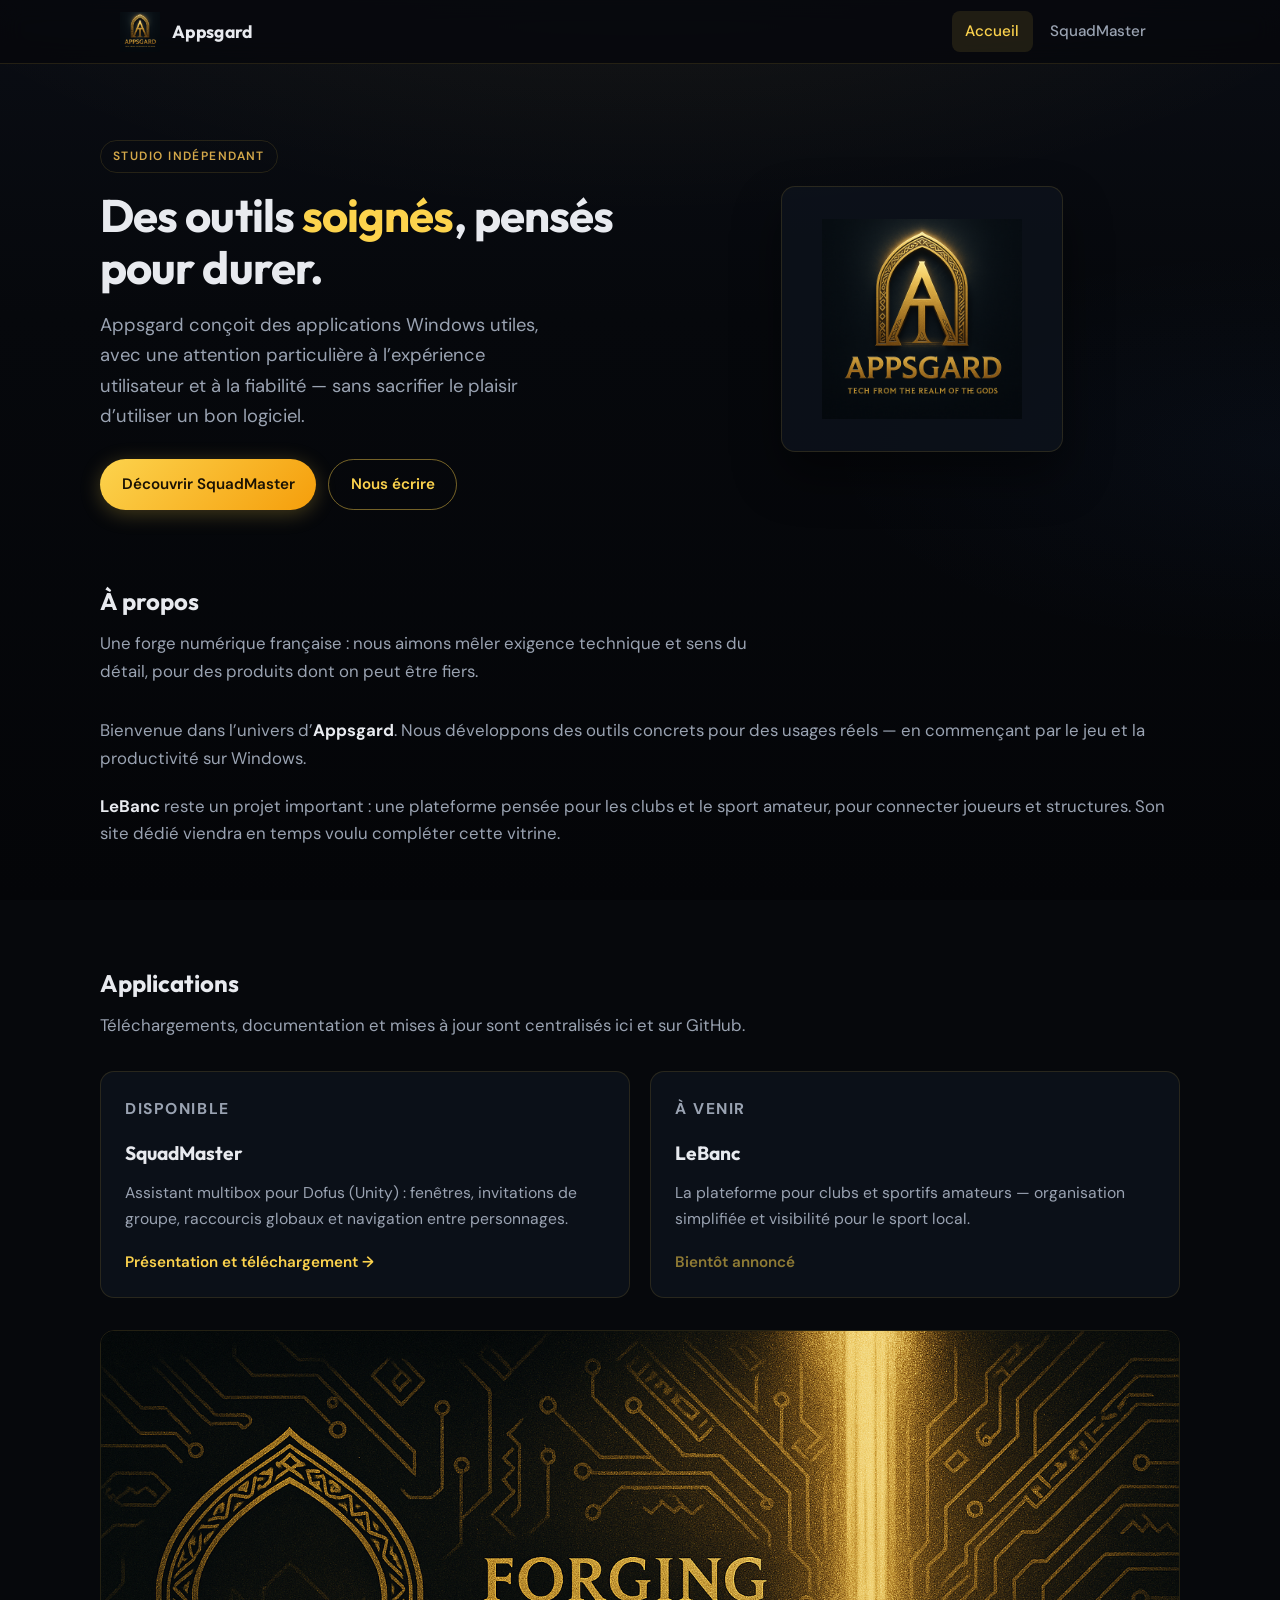
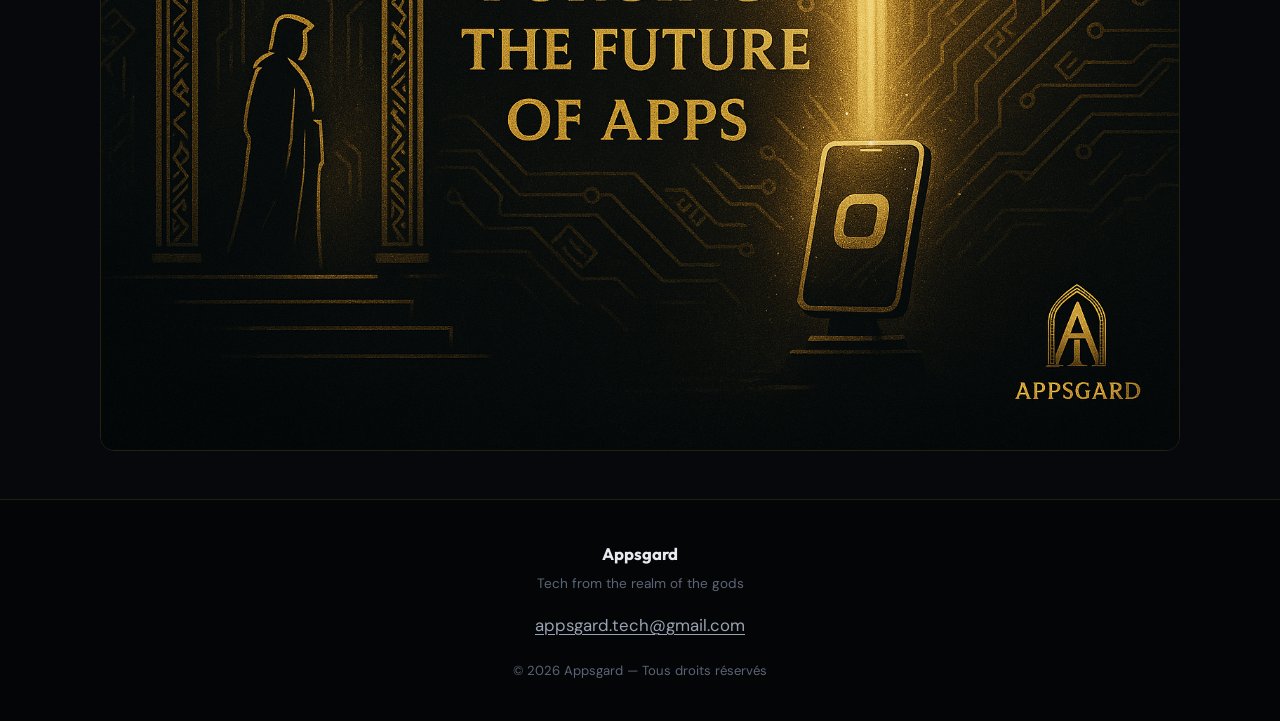
<file: index.html>
<!DOCTYPE html>
<html lang="fr">
  <head>
    <meta charset="UTF-8" />
    <meta name="viewport" content="width=device-width, initial-scale=1.0" />
    <meta
      name="description"
      content="Appsgard — applications utiles et soignées. Découvrez SquadMaster et nos projets à venir."
    />
    <title>Appsgard — Tech from the realm of the gods</title>
    <link rel="icon" type="image/png" href="Logo_v4.png" />
    <link rel="preconnect" href="https://fonts.googleapis.com" />
    <link rel="preconnect" href="https://fonts.gstatic.com" crossorigin />
    <link
      href="https://fonts.googleapis.com/css2?family=DM+Sans:ital,opsz,wght@0,9..40,400;0,9..40,500;0,9..40,600;0,9..40,700;1,9..40,400&family=Outfit:wght@600;700&display=swap"
      rel="stylesheet"
    />
    <link rel="stylesheet" href="css/styles.css" />
  </head>
  <body>
    <header class="site-header">
      <div class="site-header__inner">
        <a class="brand" href="index.html">
          <img src="Logo_v4.png" alt="" width="40" height="40" />
          Appsgard
        </a>
        <nav class="nav-links" aria-label="Navigation principale">
          <a href="index.html" aria-current="page">Accueil</a>
          <a href="squadmaster.html">SquadMaster</a>
        </nav>
      </div>
    </header>

    <main>
      <section class="hero wrap">
        <div class="hero__grid">
          <div>
            <p class="hero__badge">Studio indépendant</p>
            <h1>Des outils <span>soignés</span>, pensés pour durer.</h1>
            <p class="hero__lead">
              Appsgard conçoit des applications Windows utiles, avec une attention particulière à
              l’expérience utilisateur et à la fiabilité — sans sacrifier le plaisir d’utiliser un
              bon logiciel.
            </p>
            <div class="hero__actions">
              <a class="btn btn--primary" href="squadmaster.html">Découvrir SquadMaster</a>
              <a class="btn btn--ghost" href="mailto:appsgard.tech@gmail.com">Nous écrire</a>
            </div>
          </div>
          <div class="hero__visual">
            <div class="hero__logo-card">
              <img src="Logo_v4.png" alt="Logo Appsgard" width="200" height="200" />
            </div>
          </div>
        </div>
      </section>

      <section class="section section--tight wrap">
        <h2 class="section__title">À propos</h2>
        <p class="section__subtitle">
          Une forge numérique française : nous aimons mêler exigence technique et sens du détail,
          pour des produits dont on peut être fiers.
        </p>
        <div class="prose">
          <p>
            Bienvenue dans l’univers d’<strong>Appsgard</strong>. Nous développons des outils
            concrets pour des usages réels — en commençant par le jeu et la productivité sur
            Windows.
          </p>
          <p>
            <strong>LeBanc</strong> reste un projet important : une plateforme pensée pour les clubs
            et le sport amateur, pour connecter joueurs et structures. Son site dédié viendra en
            temps voulu compléter cette vitrine.
          </p>
        </div>
      </section>

      <section class="section wrap">
        <h2 class="section__title">Applications</h2>
        <p class="section__subtitle">
          Téléchargements, documentation et mises à jour sont centralisés ici et sur GitHub.
        </p>
        <div class="cards cards--2">
          <article class="card">
            <p class="card__tag">Disponible</p>
            <h3>SquadMaster</h3>
            <p>
              Assistant multibox pour Dofus (Unity) : fenêtres, invitations de groupe, raccourcis
              globaux et navigation entre personnages.
            </p>
            <a class="card__link" href="squadmaster.html">Présentation et téléchargement →</a>
          </article>
          <article class="card">
            <p class="card__tag">À venir</p>
            <h3>LeBanc</h3>
            <p>
              La plateforme pour clubs et sportifs amateurs — organisation simplifiée et visibilité
              pour le sport local.
            </p>
            <span class="card__link" style="opacity: 0.55; cursor: default">Bientôt annoncé</span>
          </article>
        </div>
        <img
          class="banner-full"
          src="Banniere_v1.png"
          alt="Bannière visuelle Appsgard"
          width="1200"
          height="400"
          loading="lazy"
        />
      </section>
    </main>

    <footer class="site-footer">
      <div class="site-footer__brand">Appsgard</div>
      <div class="site-footer__tag">Tech from the realm of the gods</div>
      <a href="mailto:appsgard.tech@gmail.com">appsgard.tech@gmail.com</a>
      <div class="site-footer__copy">© 2026 Appsgard — Tous droits réservés</div>
    </footer>
  </body>
</html>
</file>
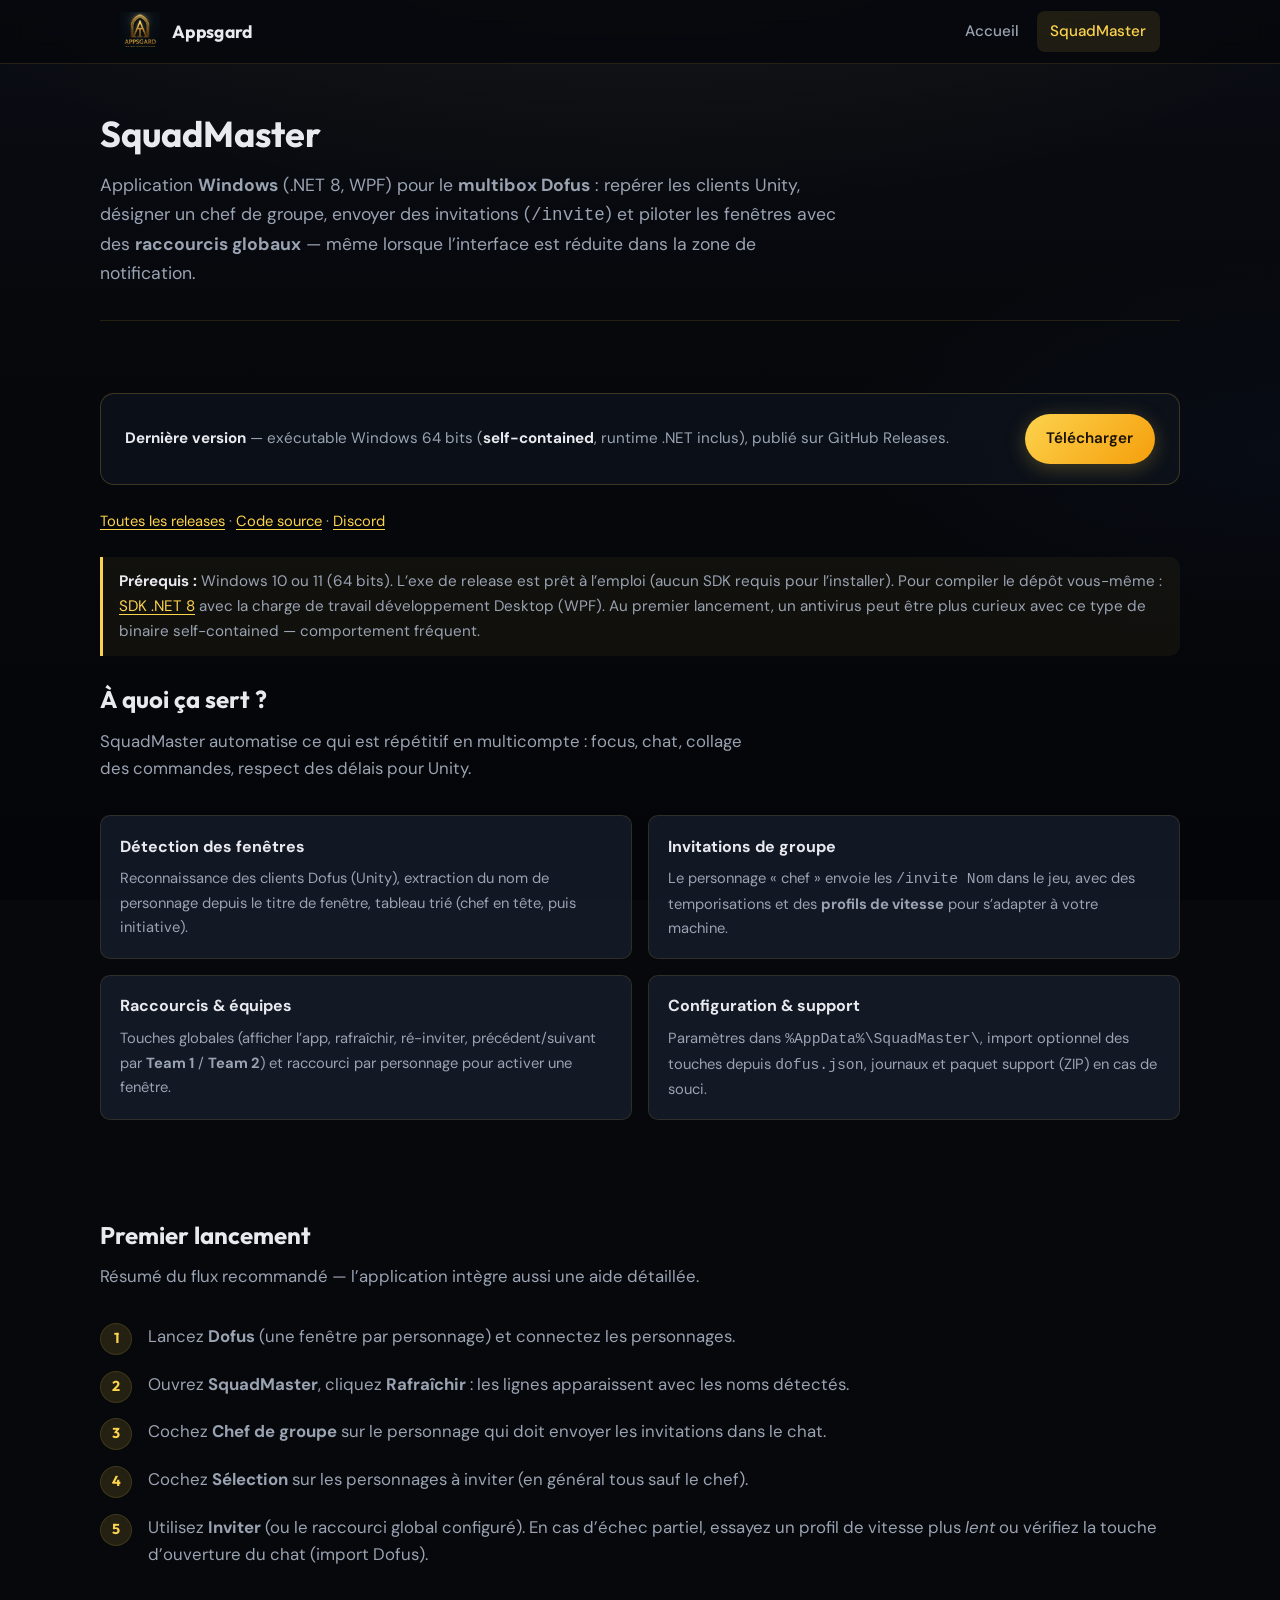
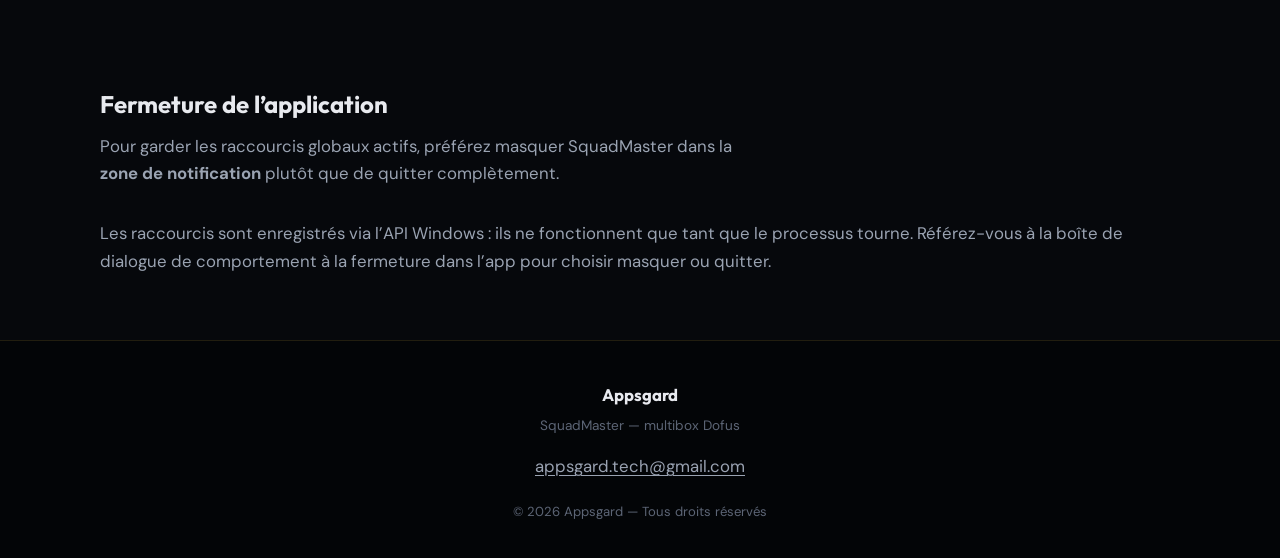
<file: squadmaster.html>
<!DOCTYPE html>
<html lang="fr">
  <head>
    <meta charset="UTF-8" />
    <meta name="viewport" content="width=device-width, initial-scale=1.0" />
    <meta
      name="description"
      content="SquadMaster — application Windows pour le multibox Dofus : invitations, raccourcis, équipes. Téléchargez la dernière release."
    />
    <title>SquadMaster — Appsgard</title>
    <link rel="icon" type="image/png" href="Logo_v4.png" />
    <link rel="preconnect" href="https://fonts.googleapis.com" />
    <link rel="preconnect" href="https://fonts.gstatic.com" crossorigin />
    <link
      href="https://fonts.googleapis.com/css2?family=DM+Sans:ital,opsz,wght@0,9..40,400;0,9..40,500;0,9..40,600;0,9..40,700;1,9..40,400&family=Outfit:wght@600;700&display=swap"
      rel="stylesheet"
    />
    <link rel="stylesheet" href="css/styles.css" />
  </head>
  <body>
    <header class="site-header">
      <div class="site-header__inner">
        <a class="brand" href="index.html">
          <img src="Logo_v4.png" alt="" width="40" height="40" />
          Appsgard
        </a>
        <nav class="nav-links" aria-label="Navigation principale">
          <a href="index.html">Accueil</a>
          <a href="squadmaster.html" aria-current="page">SquadMaster</a>
        </nav>
      </div>
    </header>

    <main>
      <header class="page-hero wrap">
        <h1>SquadMaster</h1>
        <p class="lead">
          Application <strong>Windows</strong> (.NET 8, WPF) pour le <strong>multibox Dofus</strong>
          : repérer les clients Unity, désigner un chef de groupe, envoyer des invitations
          (<code>/invite</code>) et piloter les fenêtres avec des <strong>raccourcis globaux</strong>
          — même lorsque l’interface est réduite dans la zone de notification.
        </p>
      </header>

      <section class="section wrap">
        <div class="download-bar">
          <p>
            <strong>Dernière version</strong>
            <span id="release-tag"></span>
            — exécutable Windows 64 bits (<strong>self-contained</strong>, runtime .NET inclus),
            publié sur GitHub Releases.
          </p>
          <a
            id="btn-download"
            class="btn btn--primary"
            href="https://github.com/Leidvor/SquadMaster/releases/latest"
            rel="noopener noreferrer"
            target="_blank"
            >Télécharger</a
          >
        </div>
        <p class="prose meta-links">
          <a href="https://github.com/Leidvor/SquadMaster/releases" rel="noopener noreferrer" target="_blank"
            >Toutes les releases</a
          >
          ·
          <a href="https://github.com/Leidvor/SquadMaster" rel="noopener noreferrer" target="_blank"
            >Code source</a
          >
          ·
          <a href="https://discord.gg/9C4y6Tyuex" rel="noopener noreferrer" target="_blank">Discord</a>
        </p>

        <div class="callout">
          <strong>Prérequis :</strong> Windows 10 ou 11 (64 bits). L’exe de release est prêt à
          l’emploi (aucun SDK requis pour l’installer). Pour compiler le dépôt vous-même :
          <a href="https://dotnet.microsoft.com/download/dotnet/8.0" rel="noopener noreferrer" target="_blank"
            >SDK .NET 8</a
          >
          avec la charge de travail développement Desktop (WPF). Au premier lancement, un antivirus
          peut être plus curieux avec ce type de binaire self-contained — comportement fréquent.
        </div>

        <h2 class="section__title">À quoi ça sert ?</h2>
        <p class="section__subtitle">
          SquadMaster automatise ce qui est répétitif en multicompte : focus, chat, collage des
          commandes, respect des délais pour Unity.
        </p>
        <div class="feature-grid">
          <div class="feature">
            <h4>Détection des fenêtres</h4>
            <p>
              Reconnaissance des clients Dofus (Unity), extraction du nom de personnage depuis le
              titre de fenêtre, tableau trié (chef en tête, puis initiative).
            </p>
          </div>
          <div class="feature">
            <h4>Invitations de groupe</h4>
            <p>
              Le personnage « chef » envoie les <code>/invite Nom</code> dans le jeu, avec des
              temporisations et des <strong>profils de vitesse</strong> pour s’adapter à votre machine.
            </p>
          </div>
          <div class="feature">
            <h4>Raccourcis & équipes</h4>
            <p>
              Touches globales (afficher l’app, rafraîchir, ré-inviter, précédent/suivant par
              <strong>Team 1</strong> / <strong>Team 2</strong>) et raccourci par personnage pour
              activer une fenêtre.
            </p>
          </div>
          <div class="feature">
            <h4>Configuration & support</h4>
            <p>
              Paramètres dans <code>%AppData%\SquadMaster\</code>, import optionnel des touches depuis
              <code>dofus.json</code>, journaux et paquet support (ZIP) en cas de souci.
            </p>
          </div>
        </div>
      </section>

      <section class="section wrap">
        <h2 class="section__title">Premier lancement</h2>
        <p class="section__subtitle">
          Résumé du flux recommandé — l’application intègre aussi une aide détaillée.
        </p>
        <ol class="steps">
          <li>
            Lancez <strong>Dofus</strong> (une fenêtre par personnage) et connectez les personnages.
          </li>
          <li>
            Ouvrez <strong>SquadMaster</strong>, cliquez <strong>Rafraîchir</strong> : les lignes
            apparaissent avec les noms détectés.
          </li>
          <li>
            Cochez <strong>Chef de groupe</strong> sur le personnage qui doit envoyer les invitations
            dans le chat.
          </li>
          <li>
            Cochez <strong>Sélection</strong> sur les personnages à inviter (en général tous sauf le
            chef).
          </li>
          <li>
            Utilisez <strong>Inviter</strong> (ou le raccourci global configuré). En cas d’échec
            partiel, essayez un profil de vitesse plus <em>lent</em> ou vérifiez la touche d’ouverture
            du chat (import Dofus).
          </li>
        </ol>
      </section>

      <section class="section wrap">
        <h2 class="section__title">Fermeture de l’application</h2>
        <p class="section__subtitle">
          Pour garder les raccourcis globaux actifs, préférez masquer SquadMaster dans la
          <strong>zone de notification</strong> plutôt que de quitter complètement.
        </p>
        <p class="prose">
          Les raccourcis sont enregistrés via l’API Windows : ils ne fonctionnent que tant que le
          processus tourne. Référez-vous à la boîte de dialogue de comportement à la fermeture dans
          l’app pour choisir masquer ou quitter.
        </p>
      </section>
    </main>

    <footer class="site-footer">
      <div class="site-footer__brand">Appsgard</div>
      <div class="site-footer__tag">SquadMaster — multibox Dofus</div>
      <a href="mailto:appsgard.tech@gmail.com">appsgard.tech@gmail.com</a>
      <div class="site-footer__copy">© 2026 Appsgard — Tous droits réservés</div>
    </footer>

    <script>
      (function () {
        var btn = document.getElementById("btn-download");
        var tagEl = document.getElementById("release-tag");
        var api = "https://api.github.com/repos/Leidvor/SquadMaster/releases/latest";
        fetch(api)
          .then(function (r) {
            return r.ok ? r.json() : null;
          })
          .then(function (data) {
            if (!data) return;
            if (data.tag_name) tagEl.textContent = "(" + data.tag_name + ")";
            var assets = data.assets || [];
            var pick =
              assets.find(function (a) {
                return /\.(exe|zip)$/i.test(a.name) && /win|windows|x64|portable/i.test(a.name);
              }) || assets.find(function (a) {
                return /\.(exe|zip)$/i.test(a.name);
              });
            if (pick && pick.browser_download_url) {
              btn.href = pick.browser_download_url;
              btn.textContent = "Télécharger " + pick.name;
            }
          })
          .catch(function () {});
      })();
    </script>
  </body>
</html>
</file>
<file: css/styles.css>
/* Appsgard — styles partagés */
:root {
  --bg-deep: #06080c;
  --bg-card: rgba(15, 20, 30, 0.72);
  --bg-elevated: rgba(22, 28, 42, 0.85);
  --border: rgba(252, 211, 77, 0.12);
  --accent: #fcd34d;
  --accent-dim: #d4a84a;
  --text: #e8eaef;
  --text-muted: #9aa3b2;
  --text-faint: #5c6575;
  --radius: 14px;
  --radius-sm: 10px;
  --font-sans: "DM Sans", system-ui, sans-serif;
  --font-display: "Outfit", var(--font-sans);
  --shadow: 0 24px 48px rgba(0, 0, 0, 0.45);
  --max: 1080px;
  --nav-h: 64px;
}

*,
*::before,
*::after {
  box-sizing: border-box;
}

html {
  scroll-behavior: smooth;
}

body {
  margin: 0;
  min-height: 100vh;
  font-family: var(--font-sans);
  font-size: 1.05rem;
  line-height: 1.65;
  color: var(--text);
  background: var(--bg-deep);
  display: flex;
  flex-direction: column;
}

/* Fond subtil */
body::before {
  content: "";
  position: fixed;
  inset: 0;
  pointer-events: none;
  z-index: -1;
  background:
    radial-gradient(ellipse 120% 80% at 50% -20%, rgba(252, 211, 77, 0.08), transparent 55%),
    radial-gradient(ellipse 80% 50% at 100% 50%, rgba(59, 130, 246, 0.04), transparent 45%),
    linear-gradient(180deg, #0a0d14 0%, var(--bg-deep) 35%, #040508 100%);
}

a {
  color: var(--accent);
  text-decoration-thickness: 1px;
  text-underline-offset: 3px;
}

a:hover {
  color: #fde68a;
}

.site-header {
  position: sticky;
  top: 0;
  z-index: 50;
  height: var(--nav-h);
  border-bottom: 1px solid var(--border);
  background: rgba(6, 8, 12, 0.85);
  backdrop-filter: blur(12px);
}

.site-header__inner {
  max-width: var(--max);
  margin: 0 auto;
  padding: 0 1.25rem;
  height: 100%;
  display: flex;
  align-items: center;
  justify-content: space-between;
  gap: 1rem;
}

.brand {
  display: flex;
  align-items: center;
  gap: 0.75rem;
  color: var(--text);
  text-decoration: none;
  font-family: var(--font-display);
  font-weight: 700;
  font-size: 1.1rem;
  letter-spacing: 0.02em;
}

.brand:hover {
  color: var(--accent);
}

.brand img {
  width: 40px;
  height: 40px;
  object-fit: contain;
}

.nav-links {
  display: flex;
  align-items: center;
  gap: 0.25rem;
}

.nav-links a {
  color: var(--text-muted);
  text-decoration: none;
  padding: 0.5rem 0.85rem;
  border-radius: 8px;
  font-size: 0.95rem;
  font-weight: 500;
  transition: color 0.2s, background 0.2s;
}

.nav-links a:hover {
  color: var(--text);
  background: rgba(252, 211, 77, 0.06);
}

.nav-links a[aria-current="page"] {
  color: var(--accent);
  background: rgba(252, 211, 77, 0.1);
}

main {
  flex: 1;
}

.wrap {
  max-width: var(--max);
  margin: 0 auto;
  padding: 0 1.25rem;
}

.hero {
  padding: 3rem 0 3.5rem;
}

@media (min-width: 768px) {
  .hero {
    padding: 4rem 0 4.5rem;
  }
}

.hero__grid {
  display: grid;
  gap: 2.5rem;
  align-items: center;
}

@media (min-width: 900px) {
  .hero__grid {
    grid-template-columns: 1fr 1fr;
    gap: 3rem;
  }
}

.hero__badge {
  display: inline-block;
  font-size: 0.75rem;
  font-weight: 600;
  text-transform: uppercase;
  letter-spacing: 0.12em;
  color: var(--accent-dim);
  border: 1px solid var(--border);
  padding: 0.35rem 0.75rem;
  border-radius: 999px;
  margin-bottom: 1rem;
}

.hero h1 {
  font-family: var(--font-display);
  font-size: clamp(2rem, 5vw, 2.85rem);
  font-weight: 700;
  line-height: 1.15;
  letter-spacing: -0.02em;
  margin: 0 0 1rem;
  color: var(--text);
}

.hero h1 span {
  color: var(--accent);
}

.hero__lead {
  font-size: 1.15rem;
  color: var(--text-muted);
  margin: 0 0 1.75rem;
  max-width: 36ch;
}

.hero__actions {
  display: flex;
  flex-wrap: wrap;
  gap: 0.75rem;
}

.btn {
  display: inline-flex;
  align-items: center;
  justify-content: center;
  gap: 0.5rem;
  padding: 0.75rem 1.35rem;
  font-family: inherit;
  font-size: 0.95rem;
  font-weight: 600;
  border-radius: 999px;
  border: none;
  cursor: pointer;
  text-decoration: none;
  transition: transform 0.15s, box-shadow 0.2s, background 0.2s;
}

.btn:active {
  transform: scale(0.98);
}

.btn--primary {
  background: linear-gradient(135deg, #fcd34d 0%, #f59e0b 100%);
  color: #1a1204;
  box-shadow: 0 4px 20px rgba(252, 211, 77, 0.25);
}

.btn--primary:hover {
  box-shadow: 0 8px 28px rgba(252, 211, 77, 0.35);
  color: #1a1204;
}

.btn--ghost {
  background: transparent;
  color: var(--accent);
  border: 1px solid rgba(252, 211, 77, 0.45);
}

.btn--ghost:hover {
  background: rgba(252, 211, 77, 0.08);
  color: #fde68a;
}

.hero__visual {
  display: flex;
  justify-content: center;
}

.hero__logo-card {
  background: var(--bg-card);
  border: 1px solid var(--border);
  border-radius: var(--radius);
  padding: 2rem 2.5rem;
  box-shadow: var(--shadow);
}

.hero__logo-card img {
  width: min(200px, 50vw);
  height: auto;
  display: block;
}

.section {
  padding: 3rem 0;
}

.section--tight {
  padding-top: 0;
}

.section__title {
  font-family: var(--font-display);
  font-size: 1.5rem;
  font-weight: 700;
  margin: 0 0 0.5rem;
  color: var(--text);
}

.section__subtitle {
  margin: 0 0 2rem;
  color: var(--text-muted);
  max-width: 55ch;
}

.prose {
  color: var(--text-muted);
}

.prose p {
  margin: 0 0 1.25rem;
}

.prose strong {
  color: var(--text);
}

.cards {
  display: grid;
  gap: 1.25rem;
}

@media (min-width: 640px) {
  .cards--2 {
    grid-template-columns: repeat(2, 1fr);
  }
}

.card {
  background: var(--bg-card);
  border: 1px solid var(--border);
  border-radius: var(--radius);
  padding: 1.5rem 1.5rem 1.35rem;
  transition: border-color 0.2s, box-shadow 0.2s;
}

.card:hover {
  border-color: rgba(252, 211, 77, 0.22);
  box-shadow: 0 12px 40px rgba(0, 0, 0, 0.25);
}

.card__tag {
  font-size: 0.7rem;
  font-weight: 700;
  text-transform: uppercase;
  letter-spacing: 0.1em;
  color: var(--accent-dim);
  margin-bottom: 0.5rem;
}

.card h3 {
  font-family: var(--font-display);
  font-size: 1.2rem;
  margin: 0 0 0.65rem;
  color: var(--text);
}

.card p {
  margin: 0 0 1rem;
  font-size: 0.98rem;
  color: var(--text-muted);
}

.card__link {
  font-weight: 600;
  font-size: 0.95rem;
  text-decoration: none;
  color: var(--accent);
}

.card__link:hover {
  color: #fde68a;
}

.banner-full {
  width: 100%;
  display: block;
  height: auto;
  margin-top: 2rem;
  border-radius: var(--radius);
  border: 1px solid var(--border);
}

/* Page SquadMaster */
.page-hero {
  padding: 2.5rem 0 2rem;
  border-bottom: 1px solid var(--border);
}

.page-hero h1 {
  font-family: var(--font-display);
  font-size: clamp(1.75rem, 4vw, 2.25rem);
  margin: 0 0 0.5rem;
}

.page-hero .lead {
  margin: 0;
  color: var(--text-muted);
  font-size: 1.1rem;
  max-width: 62ch;
}

.steps {
  counter-reset: step;
  list-style: none;
  padding: 0;
  margin: 0;
}

.steps li {
  position: relative;
  padding-left: 3rem;
  margin-bottom: 1.25rem;
  color: var(--text-muted);
}

.steps li::before {
  counter-increment: step;
  content: counter(step);
  position: absolute;
  left: 0;
  top: 0;
  width: 2rem;
  height: 2rem;
  border-radius: 50%;
  background: rgba(252, 211, 77, 0.12);
  border: 1px solid var(--border);
  color: var(--accent);
  font-family: var(--font-display);
  font-weight: 700;
  font-size: 0.9rem;
  display: flex;
  align-items: center;
  justify-content: center;
}

.feature-grid {
  display: grid;
  gap: 1rem;
}

@media (min-width: 700px) {
  .feature-grid {
    grid-template-columns: repeat(2, 1fr);
  }
}

.feature {
  background: var(--bg-elevated);
  border: 1px solid var(--border);
  border-radius: var(--radius-sm);
  padding: 1.1rem 1.2rem;
}

.feature h4 {
  margin: 0 0 0.4rem;
  font-size: 1rem;
  color: var(--text);
}

.feature p {
  margin: 0;
  font-size: 0.92rem;
  color: var(--text-muted);
}

.download-bar {
  display: flex;
  flex-wrap: wrap;
  gap: 0.75rem;
  align-items: center;
  padding: 1.25rem 1.5rem;
  background: var(--bg-card);
  border: 1px solid rgba(252, 211, 77, 0.2);
  border-radius: var(--radius);
  margin: 1.5rem 0 2rem;
}

.download-bar p {
  margin: 0;
  flex: 1 1 200px;
  font-size: 0.95rem;
  color: var(--text-muted);
}

.download-bar strong {
  color: var(--text);
}

#release-tag {
  color: var(--text-muted);
  font-weight: 500;
}

.callout {
  border-left: 3px solid var(--accent);
  padding: 0.75rem 1rem;
  margin: 1.5rem 0;
  background: rgba(252, 211, 77, 0.05);
  border-radius: 0 var(--radius-sm) var(--radius-sm) 0;
  font-size: 0.95rem;
  color: var(--text-muted);
}

.callout strong {
  color: var(--text);
}

.meta-links {
  margin-top: -0.5rem;
  font-size: 0.92rem;
}

.site-footer {
  margin-top: auto;
  padding: 2.5rem 1.25rem;
  border-top: 1px solid var(--border);
  background: rgba(0, 0, 0, 0.35);
  text-align: center;
}

.site-footer__brand {
  font-family: var(--font-display);
  font-weight: 700;
  color: var(--text);
  margin-bottom: 0.35rem;
}

.site-footer__tag {
  font-size: 0.85rem;
  color: var(--text-faint);
  margin-bottom: 1rem;
}

.site-footer a {
  color: var(--text-muted);
}

.site-footer__copy {
  margin-top: 1.25rem;
  font-size: 0.82rem;
  color: var(--text-faint);
}
</file>
